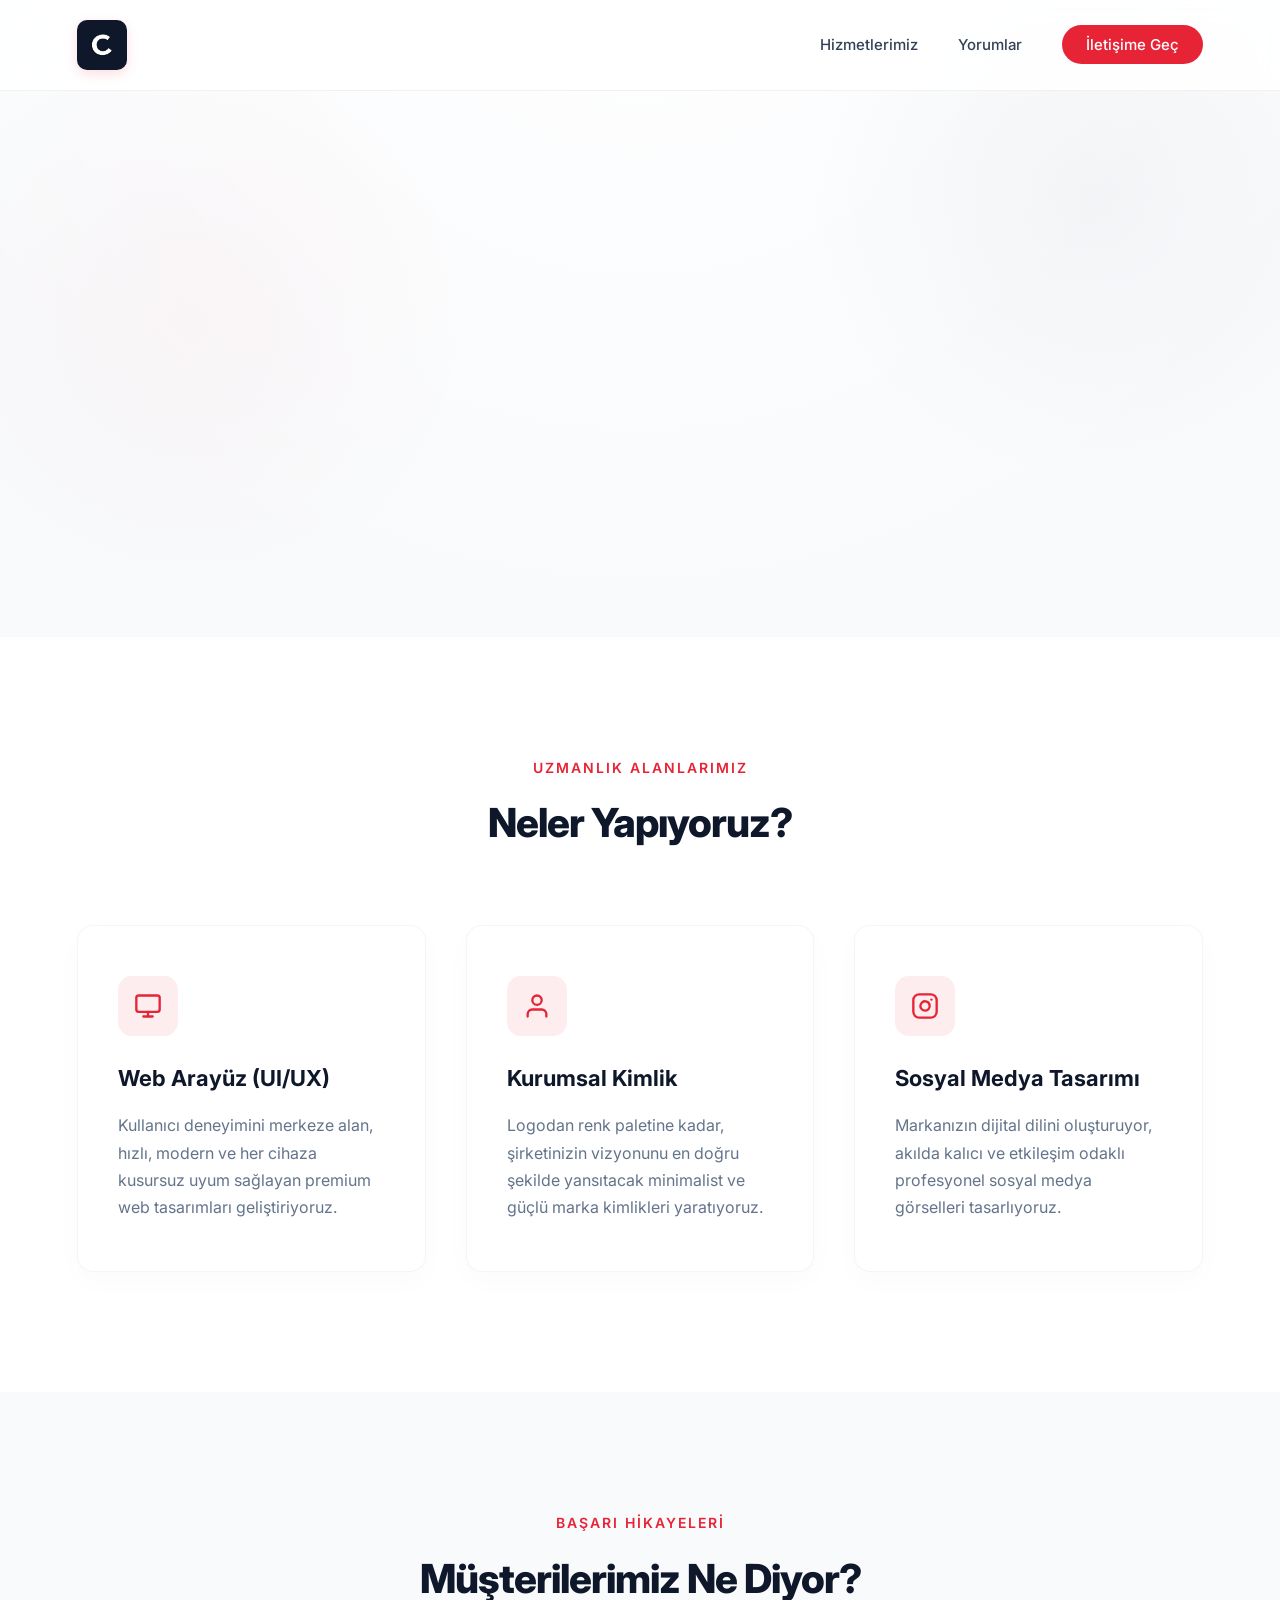
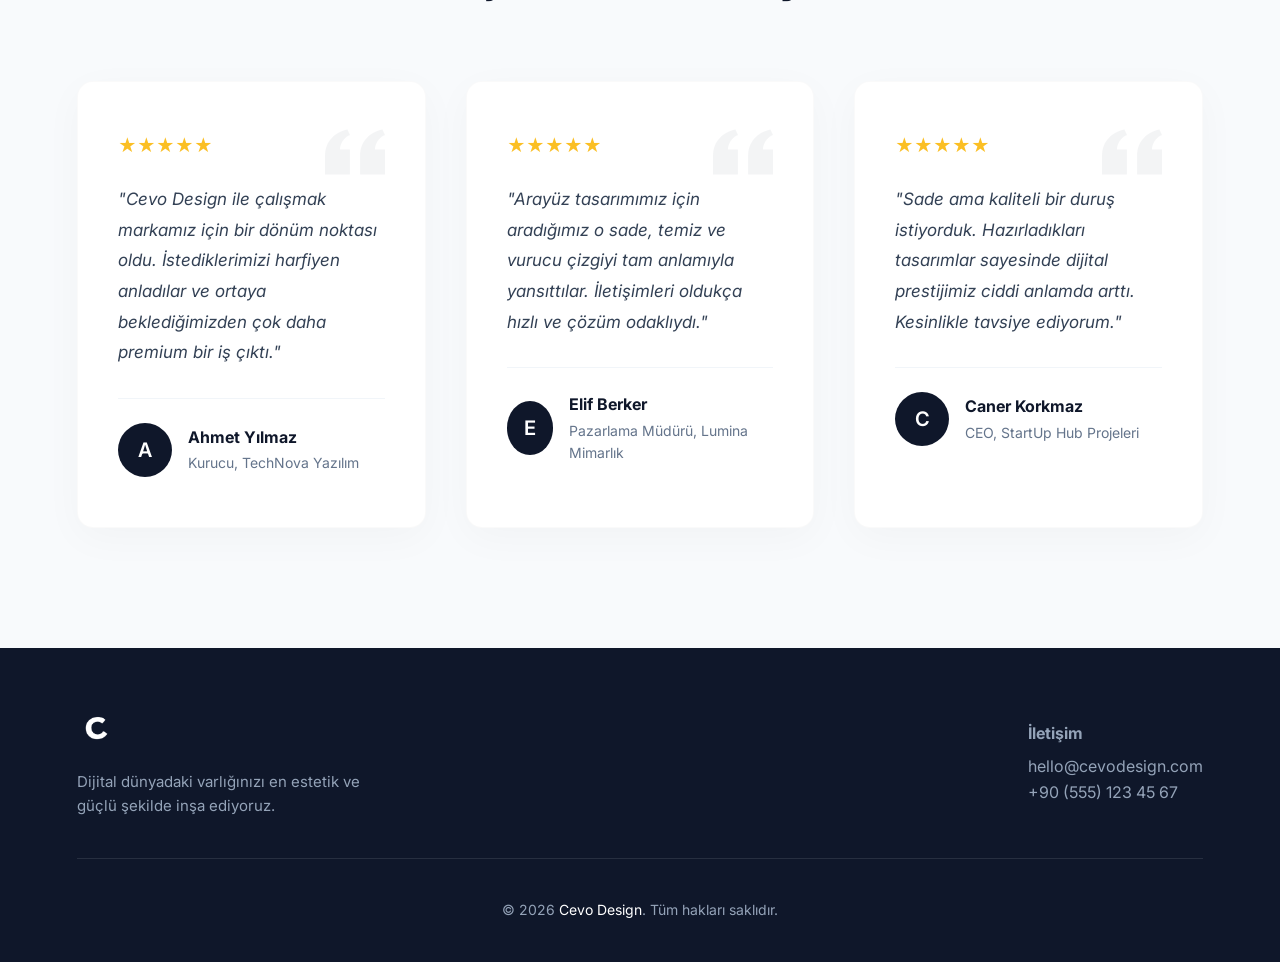
<file: 4. deneme.html>
<!DOCTYPE html>
<html lang="tr">
<head>
    <meta charset="UTF-8">
    <meta name="viewport" content="width=device-width, initial-scale=1.0">
    <title>Cevo Design | Profesyonel Dijital Çözümler</title>
    
    <!-- Kurumsal ve modern bir görünüm için Inter fontunu ekliyoruz -->
    <link rel="preconnect" href="https://fonts.googleapis.com">
    <link rel="preconnect" href="https://fonts.gstatic.com" crossorigin>
    <link href="https://fonts.googleapis.com/css2?family=Inter:wght@300;400;500;600;700;800&display=swap" rel="stylesheet">

    <style>
        /* Premium CSS Değişkenleri */
        :root {
            --primary-dark: #0f172a;    /* Koyu Lacivert/Siyah tonu */
            --primary-light: #1e293b;
            --text-main: #334155;
            --text-muted: #64748b;
            --bg-color: #ffffff;
            --section-bg: #f8fafc;
            --accent-color: #e62436;    /* Logodaki spesifik Kırmızı */
            --accent-hover: #cc1b2a;
            --border-radius: 16px;
            --transition: all 0.4s cubic-bezier(0.16, 1, 0.3, 1);
        }

        html {
            scroll-behavior: smooth;
        }

        * {
            margin: 0;
            padding: 0;
            box-sizing: border-box;
        }

        body {
            background-color: var(--bg-color);
            color: var(--text-main);
            font-family: 'Inter', sans-serif; /* Yeni premium font */
            line-height: 1.6;
            -webkit-font-smoothing: antialiased;
            -moz-osx-font-smoothing: grayscale;
        }

        /* Yüklenme Animasyonları */
        @keyframes fadeUp {
            from { opacity: 0; transform: translateY(30px); }
            to { opacity: 1; transform: translateY(0); }
        }

        .animate-fade-up {
            animation: fadeUp 1s var(--transition) forwards;
        }

        .delay-1 { animation-delay: 0.1s; }
        .delay-2 { animation-delay: 0.2s; }
        .delay-3 { animation-delay: 0.3s; }

        /* Üst Menü (Header) */
        header {
            display: flex;
            justify-content: space-between;
            align-items: center;
            padding: 20px 6%;
            background-color: rgba(255, 255, 255, 0.85);
            backdrop-filter: blur(12px);
            -webkit-backdrop-filter: blur(12px);
            position: fixed;
            width: 100%;
            top: 0;
            z-index: 1000;
            border-bottom: 1px solid rgba(0, 0, 0, 0.05);
            transition: var(--transition);
        }

        .logo-container {
            display: flex;
            align-items: center;
            text-decoration: none;
        }

        .logo-img {
            height: 50px; /* Logo biraz büyütüldü */
            width: auto;
            background-color: var(--primary-dark); /* Beyaz C harfi için koyu zemin */
            border-radius: 10px;
            padding: 6px;
            box-shadow: 0 4px 12px rgba(230, 36, 54, 0.15);
            transition: var(--transition);
        }

        .logo-container:hover .logo-img {
            transform: scale(1.05);
            box-shadow: 0 6px 16px rgba(230, 36, 54, 0.25);
        }

        nav ul {
            list-style: none;
            display: flex;
            gap: 40px;
            align-items: center;
        }

        nav ul li a {
            text-decoration: none;
            color: var(--text-main);
            font-size: 15px;
            font-weight: 500;
            transition: var(--transition);
            position: relative;
        }

        nav ul li a::after {
            content: '';
            position: absolute;
            width: 0;
            height: 2px;
            bottom: -4px;
            left: 0;
            background-color: var(--accent-color);
            transition: var(--transition);
        }

        nav ul li a:hover {
            color: var(--primary-dark);
        }

        nav ul li a:hover::after {
            width: 100%;
        }

        .nav-btn {
            background-color: var(--accent-color);
            color: #fff !important;
            padding: 10px 24px;
            border-radius: 30px;
        }

        .nav-btn::after { display: none; }
        .nav-btn:hover {
            background-color: var(--accent-hover);
            color: #fff !important;
            box-shadow: 0 4px 12px rgba(230, 36, 54, 0.2);
        }

        /* Hero (Ana Karşılama) */
        .hero {
            padding: 180px 6% 120px;
            text-align: center;
            background-color: var(--section-bg);
            background-image: radial-gradient(circle at 50% -20%, #ffffff 0%, transparent 80%);
            position: relative;
        }

        .hero::before {
            content: '';
            position: absolute;
            top: 0; left: 0; right: 0; bottom: 0;
            background-image: 
                radial-gradient(circle at 15% 50%, rgba(230, 36, 54, 0.03), transparent 25%),
                radial-gradient(circle at 85% 30%, rgba(15, 23, 42, 0.03), transparent 25%);
            z-index: 0;
        }

        .hero-content {
            position: relative;
            z-index: 1;
            max-width: 900px;
            margin: 0 auto;
        }

        .hero h1 {
            font-size: 64px;
            font-weight: 800;
            color: var(--primary-dark);
            margin-bottom: 24px;
            line-height: 1.15;
            letter-spacing: -1.5px;
            opacity: 0;
        }

        .hero h1 span {
            color: var(--accent-color);
            position: relative;
            display: inline-block;
        }

        .hero p {
            font-size: 20px;
            color: var(--text-muted);
            max-width: 600px;
            margin: 0 auto 40px;
            font-weight: 400;
            opacity: 0;
        }

        .btn {
            display: inline-flex;
            align-items: center;
            gap: 10px;
            padding: 18px 40px;
            background-color: var(--primary-dark);
            color: #fff;
            text-decoration: none;
            font-weight: 500;
            font-size: 16px;
            border-radius: 50px;
            transition: var(--transition);
            box-shadow: 0 10px 25px rgba(15, 23, 42, 0.15);
            opacity: 0;
        }

        .btn:hover {
            transform: translateY(-4px);
            box-shadow: 0 15px 35px rgba(15, 23, 42, 0.25);
            background-color: var(--accent-color);
        }

        /* Bölüm Başlıkları */
        .section-header {
            text-align: center;
            margin-bottom: 70px;
        }

        .section-header .subtitle {
            color: var(--accent-color);
            font-weight: 600;
            font-size: 14px;
            text-transform: uppercase;
            letter-spacing: 2px;
            margin-bottom: 12px;
            display: block;
        }

        .section-header h2 {
            font-size: 40px;
            color: var(--primary-dark);
            font-weight: 800;
            letter-spacing: -1px;
        }

        /* Hizmetler Bölümü */
        .services {
            padding: 120px 6%;
            background-color: var(--bg-color);
        }

        .services-grid {
            display: grid;
            grid-template-columns: repeat(auto-fit, minmax(320px, 1fr));
            gap: 40px;
            max-width: 1200px;
            margin: 0 auto;
        }

        .service-card {
            background: #fff;
            padding: 50px 40px;
            border-radius: var(--border-radius);
            border: 1px solid rgba(0,0,0,0.04);
            transition: var(--transition);
            box-shadow: 0 10px 30px rgba(0,0,0,0.02);
            display: flex;
            flex-direction: column;
            align-items: flex-start;
        }

        .service-icon {
            width: 60px;
            height: 60px;
            background-color: rgba(230, 36, 54, 0.08);
            border-radius: 14px;
            display: flex;
            align-items: center;
            justify-content: center;
            margin-bottom: 25px;
            color: var(--accent-color);
            transition: var(--transition);
        }

        .service-card:hover {
            transform: translateY(-10px);
            box-shadow: 0 20px 40px rgba(0,0,0,0.08);
            border-color: rgba(230, 36, 54, 0.1);
        }

        .service-card:hover .service-icon {
            background-color: var(--accent-color);
            color: #fff;
        }

        .service-card h3 {
            font-size: 22px;
            color: var(--primary-dark);
            margin-bottom: 16px;
            font-weight: 700;
        }

        .service-card p {
            color: var(--text-muted);
            font-size: 16px;
            line-height: 1.7;
        }

        /* Müşteri Yorumları */
        .testimonials {
            padding: 120px 6%;
            background-color: var(--section-bg);
        }

        .testimonials-grid {
            display: grid;
            grid-template-columns: repeat(auto-fit, minmax(320px, 1fr));
            gap: 40px;
            max-width: 1200px;
            margin: 0 auto;
        }

        .testimonial-card {
            background: #fff;
            padding: 50px 40px;
            border-radius: var(--border-radius);
            box-shadow: 0 10px 40px rgba(0,0,0,0.03);
            border: 1px solid rgba(0,0,0,0.02);
            position: relative;
        }

        .quote-icon {
            position: absolute;
            top: 40px;
            right: 40px;
            opacity: 0.05;
            width: 60px;
            height: 60px;
        }

        .stars {
            color: #fbbf24;
            font-size: 18px;
            margin-bottom: 24px;
            display: flex;
            gap: 4px;
        }

        .quote {
            font-size: 17px;
            font-style: italic;
            margin-bottom: 30px;
            color: var(--text-main);
            line-height: 1.8;
            position: relative;
            z-index: 1;
        }

        .client-info {
            display: flex;
            align-items: center;
            gap: 16px;
            border-top: 1px solid #f1f5f9;
            padding-top: 24px;
        }

        .client-avatar {
            width: 54px;
            height: 54px;
            background-color: var(--primary-dark);
            color: #fff;
            border-radius: 50%;
            display: flex;
            align-items: center;
            justify-content: center;
            font-weight: 600;
            font-size: 20px;
        }

        .client-details h4 {
            color: var(--primary-dark);
            font-size: 16px;
            font-weight: 700;
            margin-bottom: 2px;
        }

        .client-details p {
            font-size: 14px;
            color: var(--text-muted);
        }

        /* Footer */
        footer {
            background-color: var(--primary-dark);
            color: #94a3b8;
            padding: 60px 6% 40px;
        }

        .footer-content {
            max-width: 1200px;
            margin: 0 auto;
            display: flex;
            justify-content: space-between;
            align-items: center;
            border-bottom: 1px solid rgba(255,255,255,0.1);
            padding-bottom: 40px;
            margin-bottom: 40px;
        }

        .footer-brand .logo-img {
            background-color: transparent;
            box-shadow: none;
            padding: 0;
            margin-bottom: 15px;
        }

        .footer-text {
            font-size: 15px;
            max-width: 300px;
        }

        .footer-bottom {
            text-align: center;
            font-size: 14px;
        }

        .footer-bottom span {
            color: #fff;
        }

        @media (max-width: 768px) {
            header {
                padding: 15px 5%;
            }
            nav ul {
                display: none; /* Mobilde menüyü gizliyoruz, basitlik için */
            }
            .hero {
                padding: 150px 5% 80px;
            }
            .hero h1 {
                font-size: 42px;
            }
            .section-header h2 {
                font-size: 32px;
            }
            .footer-content {
                flex-direction: column;
                text-align: center;
                gap: 30px;
            }
            .footer-text {
                margin: 0 auto;
            }
        }
    </style>
</head>
<body>

    <!-- Üst Menü -->
    <header>
        <!-- Logo yazısı kaldırıldı, sadece görsel kaldı -->
        <a href="#" class="logo-container">
            <img src="Logo transparent_2.png" alt="Cevo Design Logo" class="logo-img" onerror="this.style.display='none'">
        </a>
        <nav>
            <ul>
                <li><a href="#hizmetler">Hizmetlerimiz</a></li>
                <li><a href="#referanslar">Yorumlar</a></li>
                <li><a href="#iletisim" class="nav-btn">İletişime Geç</a></li>
            </ul>
        </nav>
    </header>

    <!-- Ana Ekran -->
    <section class="hero">
        <div class="hero-content">
            <h1 class="animate-fade-up">Dijital Varlığınızı<br><span>Yeniden Tasarlıyoruz</span></h1>
            <p class="animate-fade-up delay-1">Estetik, minimalist ve amaca hizmet eden profesyonel tasarımlarla markanızı rakiplerinizin bir adım önüne taşıyoruz.</p>
            <a href="#iletisim" class="btn animate-fade-up delay-2">
                Projeye Başlayalım
                <!-- Modern bir ok ikonu -->
                <svg width="20" height="20" viewBox="0 0 24 24" fill="none" stroke="currentColor" stroke-width="2" stroke-linecap="round" stroke-linejoin="round"><line x1="5" y1="12" x2="19" y2="12"></line><polyline points="12 5 19 12 12 19"></polyline></svg>
            </a>
        </div>
    </section>

    <!-- Hizmetler -->
    <section id="hizmetler" class="services">
        <div class="section-header">
            <span class="subtitle">Uzmanlık Alanlarımız</span>
            <h2>Neler Yapıyoruz?</h2>
        </div>
        
        <div class="services-grid">
            <div class="service-card">
                <div class="service-icon">
                    <svg width="28" height="28" viewBox="0 0 24 24" fill="none" stroke="currentColor" stroke-width="2" stroke-linecap="round" stroke-linejoin="round"><rect x="2" y="3" width="20" height="14" rx="2" ry="2"></rect><line x1="8" y1="21" x2="16" y2="21"></line><line x1="12" y1="17" x2="12" y2="21"></line></svg>
                </div>
                <h3>Web Arayüz (UI/UX)</h3>
                <p>Kullanıcı deneyimini merkeze alan, hızlı, modern ve her cihaza kusursuz uyum sağlayan premium web tasarımları geliştiriyoruz.</p>
            </div>
            
            <div class="service-card">
                <div class="service-icon">
                    <svg width="28" height="28" viewBox="0 0 24 24" fill="none" stroke="currentColor" stroke-width="2" stroke-linecap="round" stroke-linejoin="round"><path d="M20 21v-2a4 4 0 0 0-4-4H8a4 4 0 0 0-4 4v2"></path><circle cx="12" cy="7" r="4"></circle></svg>
                </div>
                <h3>Kurumsal Kimlik</h3>
                <p>Logodan renk paletine kadar, şirketinizin vizyonunu en doğru şekilde yansıtacak minimalist ve güçlü marka kimlikleri yaratıyoruz.</p>
            </div>

            <div class="service-card">
                <div class="service-icon">
                    <svg width="28" height="28" viewBox="0 0 24 24" fill="none" stroke="currentColor" stroke-width="2" stroke-linecap="round" stroke-linejoin="round"><rect x="2" y="2" width="20" height="20" rx="5" ry="5"></rect><path d="M16 11.37A4 4 0 1 1 12.63 8 4 4 0 0 1 16 11.37z"></path><line x1="17.5" y1="6.5" x2="17.51" y2="6.5"></line></svg>
                </div>
                <h3>Sosyal Medya Tasarımı</h3>
                <p>Markanızın dijital dilini oluşturuyor, akılda kalıcı ve etkileşim odaklı profesyonel sosyal medya görselleri tasarlıyoruz.</p>
            </div>
        </div>
    </section>

    <!-- Müşteri Yorumları -->
    <section id="referanslar" class="testimonials">
        <div class="section-header">
            <span class="subtitle">Başarı Hikayeleri</span>
            <h2>Müşterilerimiz Ne Diyor?</h2>
        </div>

        <div class="testimonials-grid">
            <!-- Yorum 1 -->
            <div class="testimonial-card">
                <svg class="quote-icon" viewBox="0 0 24 24" fill="currentColor"><path d="M14.017 21v-7.391c0-5.704 3.731-9.57 8.983-10.609l.995 2.151c-2.432.917-3.995 3.638-3.995 5.849h4v10h-9.983zm-14.017 0v-7.391c0-5.704 3.748-9.57 9-10.609l.996 2.151c-2.433.917-3.996 3.638-3.996 5.849h3.983v10h-9.983z"/></svg>
                <div class="stars">★★★★★</div>
                <p class="quote">"Cevo Design ile çalışmak markamız için bir dönüm noktası oldu. İstediklerimizi harfiyen anladılar ve ortaya beklediğimizden çok daha premium bir iş çıktı."</p>
                <div class="client-info">
                    <div class="client-avatar">A</div>
                    <div class="client-details">
                        <h4>Ahmet Yılmaz</h4>
                        <p>Kurucu, TechNova Yazılım</p>
                    </div>
                </div>
            </div>

            <!-- Yorum 2 -->
            <div class="testimonial-card">
                <svg class="quote-icon" viewBox="0 0 24 24" fill="currentColor"><path d="M14.017 21v-7.391c0-5.704 3.731-9.57 8.983-10.609l.995 2.151c-2.432.917-3.995 3.638-3.995 5.849h4v10h-9.983zm-14.017 0v-7.391c0-5.704 3.748-9.57 9-10.609l.996 2.151c-2.433.917-3.996 3.638-3.996 5.849h3.983v10h-9.983z"/></svg>
                <div class="stars">★★★★★</div>
                <p class="quote">"Arayüz tasarımımız için aradığımız o sade, temiz ve vurucu çizgiyi tam anlamıyla yansıttılar. İletişimleri oldukça hızlı ve çözüm odaklıydı."</p>
                <div class="client-info">
                    <div class="client-avatar">E</div>
                    <div class="client-details">
                        <h4>Elif Berker</h4>
                        <p>Pazarlama Müdürü, Lumina Mimarlık</p>
                    </div>
                </div>
            </div>

            <!-- Yorum 3 -->
            <div class="testimonial-card">
                <svg class="quote-icon" viewBox="0 0 24 24" fill="currentColor"><path d="M14.017 21v-7.391c0-5.704 3.731-9.57 8.983-10.609l.995 2.151c-2.432.917-3.995 3.638-3.995 5.849h4v10h-9.983zm-14.017 0v-7.391c0-5.704 3.748-9.57 9-10.609l.996 2.151c-2.433.917-3.996 3.638-3.996 5.849h3.983v10h-9.983z"/></svg>
                <div class="stars">★★★★★</div>
                <p class="quote">"Sade ama kaliteli bir duruş istiyorduk. Hazırladıkları tasarımlar sayesinde dijital prestijimiz ciddi anlamda arttı. Kesinlikle tavsiye ediyorum."</p>
                <div class="client-info">
                    <div class="client-avatar">C</div>
                    <div class="client-details">
                        <h4>Caner Korkmaz</h4>
                        <p>CEO, StartUp Hub Projeleri</p>
                    </div>
                </div>
            </div>
        </div>
    </section>

    <!-- Footer -->
    <footer id="iletisim">
        <div class="footer-content">
            <div class="footer-brand">
                <img src="Logo transparent_2.png" alt="Cevo Design Logo" class="logo-img" style="height: 40px; filter: brightness(0) invert(1);" onerror="this.style.display='none'">
                <p class="footer-text">Dijital dünyadaki varlığınızı en estetik ve güçlü şekilde inşa ediyoruz.</p>
            </div>
            <div class="footer-contact">
                <p style="margin-bottom: 8px;"><strong>İletişim</strong></p>
                <p>hello@cevodesign.com</p>
                <p>+90 (555) 123 45 67</p>
            </div>
        </div>
        <div class="footer-bottom">
            <p>&copy; 2026 <span>Cevo Design</span>. Tüm hakları saklıdır.</p>
        </div>
    </footer>

</body>
</html>
</file>
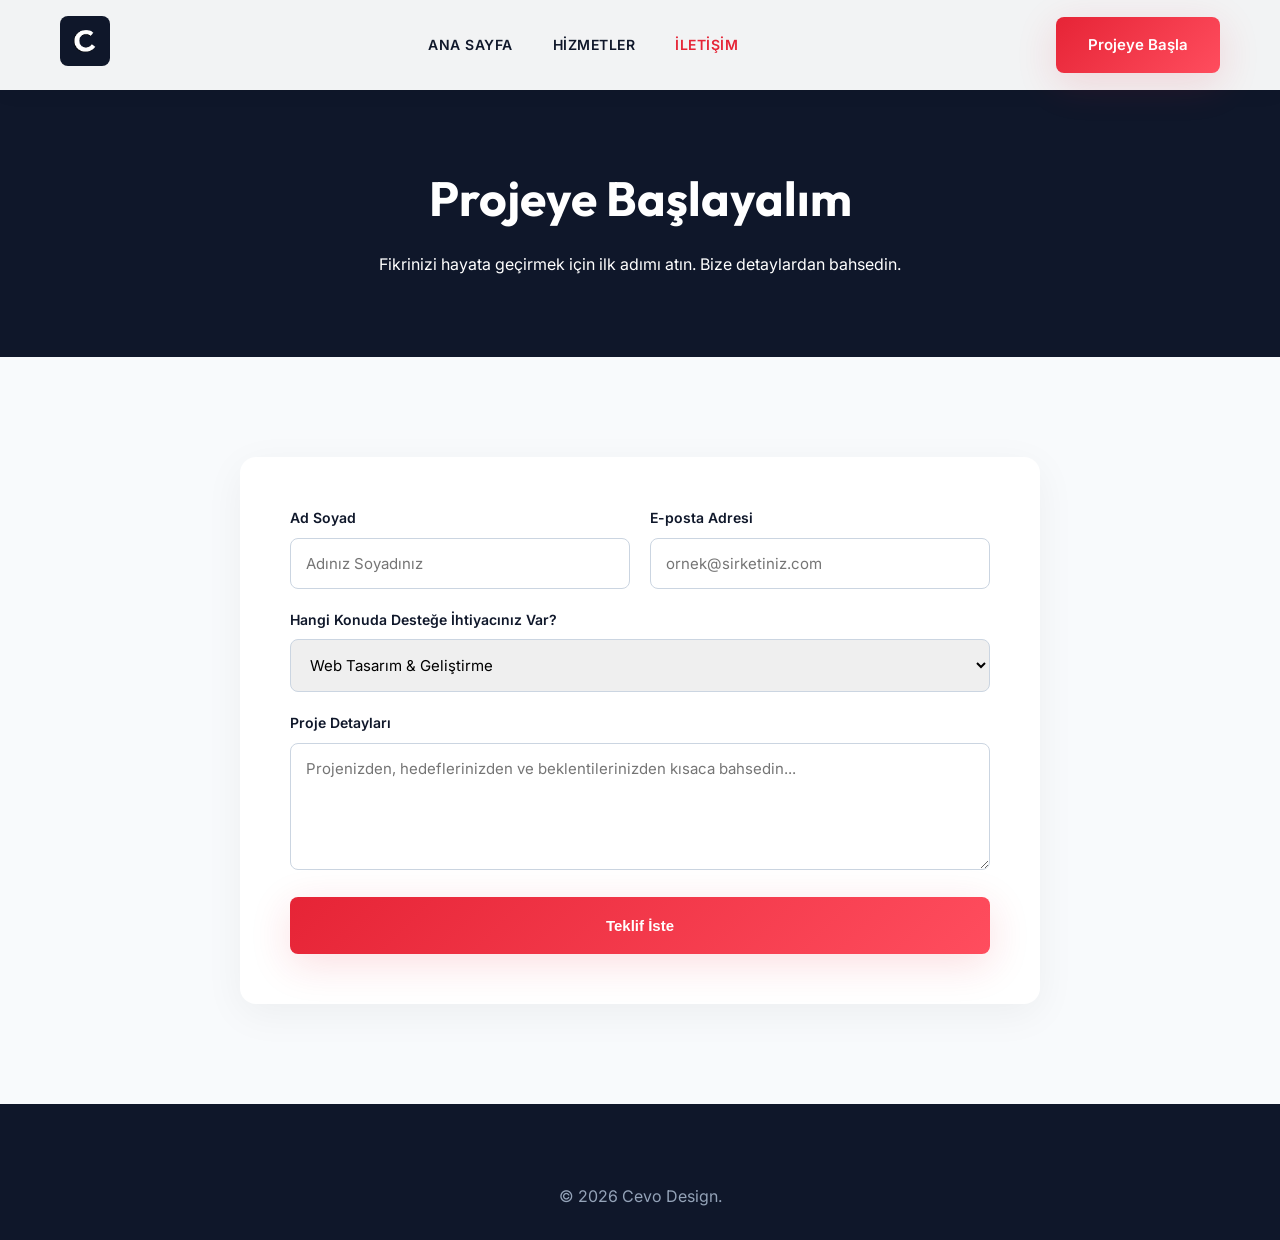
<file: iletisim.html>
<!DOCTYPE html>
<html lang="tr">
<head>
    <meta charset="UTF-8">
    <meta name="viewport" content="width=device-width, initial-scale=1.0">
    <title>İletişim | Cevo Design</title>
    <link href="https://fonts.googleapis.com/css2?family=Inter:wght@300;400;500;600;700&family=Outfit:wght@600;700;800&display=swap" rel="stylesheet">
    <link rel="stylesheet" href="https://cdnjs.cloudflare.com/ajax/libs/font-awesome/6.4.0/css/all.min.css">
    <link rel="stylesheet" href="style.css">
</head>
<body>

    <nav class="navbar">
        <div class="container">
            <a href="index.html" class="logo">
                <img src="Logo transparent_2.png" alt="Cevo Design" class="logo-img">
            </a>
            <ul class="nav-links">
                <li><a href="index.html">Ana Sayfa</a></li>
                <li><a href="hizmetler.html">Hizmetler</a></li>
                <li><a href="iletisim.html" class="active">İletişim</a></li>
            </ul>
            <a href="iletisim.html" class="btn-primary">Projeye Başla</a>
        </div>
    </nav>

    <section class="page-header">
        <div class="container">
            <h1>Projeye Başlayalım</h1>
            <p>Fikrinizi hayata geçirmek için ilk adımı atın. Bize detaylardan bahsedin.</p>
        </div>
    </section>

    <section class="contact-section">
        <div class="container" style="max-width: 800px; background: white; padding: 50px; border-radius: 16px; box-shadow: 0 10px 40px rgba(0,0,0,0.05);">
            <form>
                <div style="display: grid; grid-template-columns: 1fr 1fr; gap: 20px;">
                    <div class="form-group">
                        <label>Ad Soyad</label>
                        <input type="text" placeholder="Adınız Soyadınız">
                    </div>
                    <div class="form-group">
                        <label>E-posta Adresi</label>
                        <input type="email" placeholder="ornek@sirketiniz.com">
                    </div>
                </div>
                
                <div class="form-group">
                    <label>Hangi Konuda Desteğe İhtiyacınız Var?</label>
                    <select>
                        <option>Web Tasarım & Geliştirme</option>
                        <option>UI/UX Tasarım</option>
                        <option>Kurumsal Kimlik</option>
                        <option>Sosyal Medya Yönetimi</option>
                    </select>
                </div>

                <div class="form-group">
                    <label>Proje Detayları</label>
                    <textarea rows="5" placeholder="Projenizden, hedeflerinizden ve beklentilerinizden kısaca bahsedin..."></textarea>
                </div>

                <button type="submit" class="btn-primary" style="width: 100%; justify-content: center; padding: 20px;">Teklif İste</button>
            </form>
        </div>
    </section>

    <footer class="footer">
        <div class="container">
            <p style="text-align: center;">&copy; 2026 Cevo Design.</p>
        </div>
    </footer>

</body>
</html>
</file>
<file: style.css>
/* ==================== RESET & BASE ==================== */
* { margin: 0; padding: 0; box-sizing: border-box; }
:root {
    --primary: #e62436; 
    --primary-dark: #c81c2b;
    --primary-light: #fef2f2;
    --secondary: #0f172a; 
    --dark: #1e293b;
    --gray: #64748b;
    --light-gray: #f8fafc;
    --white: #ffffff;
    --gradient: linear-gradient(135deg, var(--primary) 0%, #ff4d5e 100%);
    --shadow: 0 10px 40px rgba(230, 36, 54, 0.15);
    --shadow-lg: 0 20px 60px rgba(15, 23, 42, 0.15);
}
html { scroll-behavior: smooth; }
body {
    font-family: 'Inter', sans-serif;
    color: var(--dark);
    line-height: 1.6;
    background-color: var(--white);
    overflow-x: hidden;
}
a { text-decoration: none; color: inherit; }
ul { list-style: none; }

/* ==================== BUTTONS ==================== */
.btn-primary {
    display: inline-flex; align-items: center; gap: 8px;
    padding: 16px 32px; background: var(--gradient); color: var(--white);
    border-radius: 8px; font-weight: 600; font-size: 15px;
    transition: all 0.3s ease; border: none; cursor: pointer; box-shadow: var(--shadow);
}
.btn-primary:hover { transform: translateY(-3px); box-shadow: 0 15px 30px rgba(230, 36, 54, 0.3); }

/* ==================== NAVBAR ==================== */
.navbar {
    position: fixed; top: 0; left: 0; right: 0; z-index: 1000;
    background: rgba(255, 255, 255, 0.95); backdrop-filter: blur(10px);
    box-shadow: 0 2px 20px rgba(0,0,0,0.05); transition: all 0.3s ease;
}
.navbar .container { display: flex; align-items: center; justify-content: space-between; height: 90px; }
.logo-img { height: 50px; background-color: var(--secondary); padding: 5px; border-radius: 8px; transition: transform 0.3s ease; }
.logo-img:hover { transform: scale(1.05); }
.nav-links { display: flex; align-items: center; gap: 40px; }
.nav-links a { font-weight: 600; font-size: 14px; text-transform: uppercase; letter-spacing: 0.5px; color: var(--secondary); position: relative; transition: color 0.3s ease; }
.nav-links a:hover, .nav-links a.active { color: var(--primary); }

/* ==================== HERO / HEADER ==================== */
.hero {
    min-height: 100vh; background: var(--secondary); padding: 160px 0 80px; position: relative;
}
.page-header {
    background: var(--secondary); padding: 160px 0 80px; text-align: center; color: var(--white);
}
.page-header h1 { font-family: 'Outfit', sans-serif; font-size: 48px; margin-bottom: 15px; }
.hero-content h1 { font-family: 'Outfit', sans-serif; font-size: 64px; line-height: 1.1; color: var(--white); margin-bottom: 25px; letter-spacing: -1px; }
.gradient-text { color: var(--primary); }
.hero-content p { font-size: 18px; color: #94a3b8; margin-bottom: 40px; max-width: 500px; }

/* ==================== FORM & CONTACT ==================== */
.contact-section { padding: 100px 0; background: var(--light-gray); }
.form-group { margin-bottom: 20px; }
.form-group label { display: block; font-weight: 600; font-size: 14px; margin-bottom: 8px; color: var(--secondary); }
.form-group input, .form-group select, .form-group textarea {
    width: 100%; padding: 15px; border: 1px solid #cbd5e1; border-radius: 8px;
    font-family: inherit; font-size: 15px; transition: border-color 0.3s;
}
.form-group input:focus, .form-group select:focus, .form-group textarea:focus {
    outline: none; border-color: var(--primary);
}

/* ==================== FOOTER ==================== */
.footer { background: var(--secondary); padding: 80px 0 30px; color: #94a3b8; }
.footer-grid { display: grid; grid-template-columns: 2fr 1fr 1fr 1.5fr; gap: 50px; margin-bottom: 50px; }
.footer-links h4, .footer-contact h4 { color: var(--white); font-size: 18px; margin-bottom: 25px; }
.footer-links ul li { margin-bottom: 12px; }
.footer-links a:hover { color: var(--primary); }

.container { max-width: 1200px; margin: 0 auto; padding: 0 20px; }
</file>
